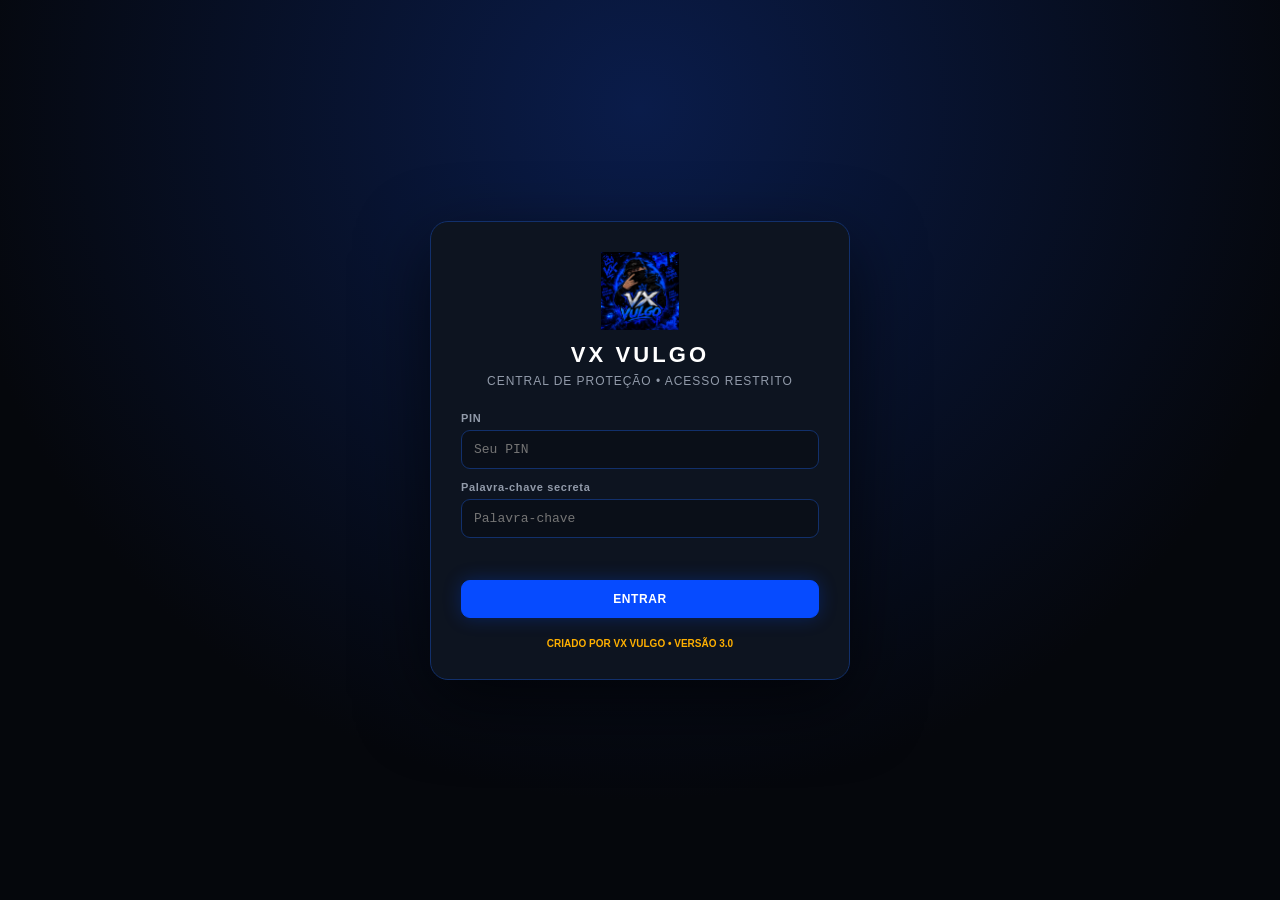
<file: index.html>
<!DOCTYPE html>
<html lang="pt-BR">
<head>
  <meta charset="utf-8">
  <meta name="viewport" content="width=device-width, initial-scale=1">
  <title>VX VULGO • Central de Proteção</title>
  <meta name="description" content="Central de gerenciamento VX VULGO — comandos, mensagens, autor da proteção, alertas e atualizações do aparelho protegido.">
  <link rel="stylesheet" href="style.css?v=3054">
</head>
<body>

<!-- LOGIN LOCAL -->
<div id="login">
  <div class="login-card">
    <img class="logo-img" src="assets/vx_logo.png" alt="VX VULGO">
    <h1>VX VULGO</h1>
    <div class="sub">CENTRAL DE PROTEÇÃO • ACESSO RESTRITO</div>
    <label for="loginPin">PIN</label>
    <input id="loginPin" type="password" inputmode="numeric" autocomplete="off" placeholder="Seu PIN">
    <label for="loginPalavra">Palavra-chave secreta</label>
    <input id="loginPalavra" type="password" autocomplete="off" placeholder="Palavra-chave">
    <div id="loginErro" style="color:#ff4d5e;font-size:11px;margin-top:10px;min-height:16px"></div>
    <div class="linha-botoes">
      <button id="btnLogin" class="btn primary" style="width:100%">ENTRAR</button>
    </div>
    <div class="creditos">CRIADO POR VX VULGO • VERSÃO 3.0</div>
  </div>
</div>

<div id="app">
  <div class="topbar">
    <div class="logo"><img src="assets/vx_logo.png" alt=""><span>VX VULGO<small>CENTRAL DE PROTEÇÃO</small></span></div>
    <div class="spacer"></div>
    <div class="pill"><span class="dot"></span> PAINEL ONLINE</div>
    <button id="btnSair" class="btn" style="padding:8px 12px">SAIR</button>
  </div>

  <div class="wrap">
    <div class="grid">
      <nav class="nav">
        <button class="ativo" data-page="geral">◈ &nbsp; VISÃO GERAL</button>
        <button data-page="comandos">⌁ &nbsp; COMANDOS</button>
        <button data-page="mensagem">✎ &nbsp; TELA E AUTOR</button>
        <button data-page="atualizacoes">⇩ &nbsp; ATUALIZAÇÕES</button>
        <button data-page="conexao">◎ &nbsp; CONEXÃO</button>
        <div class="sep"></div>
        <button data-page="historico">≡ &nbsp; HISTÓRICO</button>
        <button data-page="admin">⚙ &nbsp; ADMINISTRAÇÃO</button>
        <button data-page="config">⚙ &nbsp; CONFIGURAÇÕES</button>
        <div class="rodape">CRIADO POR VX VULGO<br>VERSÃO 3.0</div>
      </nav>

      <main>
        <!-- VISÃO GERAL -->
        <section id="pag-geral" class="pagina ativa">
          <div class="page-head">
            <h2>VISÃO GERAL</h2>
            <p>Controle do aparelho protegido. As ações abaixo são preparadas aqui e enviadas pelo manifesto ou por comando assinado.</p>
          </div>

          <div class="card">
            <h3>ESTADO DA PROTEÇÃO</h3>
            <div class="status-grid">
              <div class="status-item"><div class="rot">APARELHO</div><div class="val ok">PROTEGIDO</div></div>
              <div class="status-item"><div class="rot">TELA DE PROTEÇÃO</div><div class="val ok">DISPONÍVEL</div></div>
              <div class="status-item"><div class="rot">TELA E AUTOR</div><div class="val ok">CONFIGURÁVEIS</div></div>
              <div class="status-item"><div class="rot">ATUALIZAÇÕES</div><div class="val ok">AUTOMÁTICAS</div></div>
            </div>
            <div class="aviso">O estado acima reflete a configuração enviada ao aparelho. Para conferir o estado em tempo real, use a aba <b>CONEXÃO</b>.</div>
          </div>

          <div class="card">
            <h3 class="amber">AÇÕES RÁPIDAS</h3>
            <div class="toggle-grid">
              <button class="btn primary" data-acao="LOCK">TRAVAR APARELHO</button>
              <button class="btn" data-acao="RELEASE">LIBERAR APARELHO</button>
              <button class="btn warn" data-acao="ALERT">TRAVAR COM ALERTA</button>
              <button class="btn cyan" data-acao="MESSAGE">TROCAR MENSAGEM</button>
              <button class="btn cyan" data-acao="AUTOR">TROCAR AUTOR</button>
              <button class="btn primary" data-acao="PROTECT">TRAVAR FORMATAÇÃO</button>
              <button class="btn" data-acao="UNLOCKFORMAT">LIBERAR FORMATAÇÃO</button>
              <button class="btn primary" data-acao="TECNICO:PROTEGER">TRAVAR OPÇÕES DEV</button>
              <button class="btn" data-acao="TECNICO:LIBERAR">LIBERAR OPÇÕES DEV</button>
              <button class="btn primary" data-acao="APPSCONTROL:PROTEGER">TRAVAR CONFIG. APPS</button>
              <button class="btn" data-acao="APPSCONTROL:LIBERAR">LIBERAR CONFIG. APPS</button>
            </div>
            <div class="dica"><b>Um clique:</b> gera, assina e publica. O aparelho pega em segundos.</div>
          </div>

          <div class="card">
            <h3 class="cyan">APK DO APARELHO</h3>
            <p style="color:var(--sec);font-size:13px;line-height:1.6;margin:0">Versão pronta para reinstalar ou recuperar o aparelho após uma formatação autorizada. O aviso do Android sobre "apps desconhecidos" é padrão do sistema: o botão fica desligado e travado pelo VX — isso é a proteção atuando.</p>
            <div class="linha-botoes">
              <a class="btn primary" href="assets/vx-dono.apk" download>↓ BAIXAR APK v3.1.1</a>
              <a class="btn" href="update-manifest.json" target="_blank">VER MANIFESTO</a>
            </div>
          </div>
        </section>

        <!-- COMANDOS -->
        <section id="pag-comandos" class="pagina">
          <div class="page-head">
            <h2>COMANDOS</h2>
            <p>Escolha o que o aparelho deve fazer. O comando sai assinado e pode ser enviado pelo manifesto ou direto.</p>
          </div>
          <div class="card">
            <h3>ENTENDA OS CAMPOS</h3>
            <div class="dica" style="line-height:1.9">
              <b>Mensagem</b> = o texto que aparece na tela do aparelho.<br>
              <b>Autor</b> = o nome que aparece em destaque como responsável pela proteção. Você define na aba <b>TELA E AUTOR</b> e ele já vem preenchido aqui. O aparelho <b>não fala nada</b>.<br>
              <b>ALERT</b> = abre a mesma tela de proteção com <b>som de alerta e vibração</b>. <b>LOCK</b> abre a tela em silêncio.<br>
              <b>Comandos de administração</b> (CHAVES, TECNICO, ATUALIZAR, AUTOR) usam o campo de mensagem para os dados. O formulário mostra o formato certo para cada um.
            </div>
          </div>
          <div class="cards-2">
            <div class="card">
              <h3>NOVO COMANDO</h3>
              <label for="cmdTipo">Tipo de comando</label>
              <select id="cmdTipo">
                <option value="LOCK">LOCK — ativar proteção (sem som)</option>
                <option value="ALERT">ALERT — ativar com alerta sonoro</option>
                <option value="RELEASE">RELEASE — liberar aparelho</option>
                <option value="MESSAGE">MESSAGE — trocar mensagem</option>
                <option value="AUTOR">AUTOR — trocar o autor da proteção</option>
                <option value="PROTECT">PROTECT — reaplicar proteção</option>
                <option value="UNLOCKFORMAT">UNLOCKFORMAT — liberar formatação</option>
                <option value="CHAVES">CHAVES — trocar PIN e palavra-chave</option>
                <option value="TECNICO">TECNICO — opções do desenvolvedor</option>
                <option value="APPSCONTROL">APPSCONTROL — configurações de aplicativos</option>
                <option value="ATUALIZAR">ATUALIZAR — atualizações automáticas</option>
                <option value="REMOVER">REMOVER — encerrar proteção</option>
              </select>
              <div id="cmdAjuda" class="dica"></div>
              <label for="cmdMensagem" id="lblCmdMensagem">Mensagem exibida na tela</label>
              <textarea id="cmdMensagem" placeholder="Texto que aparece para quem encontrar o aparelho"></textarea>
              <div id="campoAutor">
                <label for="cmdAutor">Autor exibido na tela</label>
                <input id="cmdAutor" type="text" placeholder="Ex.: VX VULGO">
              </div>
              <div class="linha-botoes">
                <button id="btnAplicar" class="btn primary">APLICAR AGORA</button>
                <button id="btnGerar" class="btn">SÓ GERAR (MANUAL)</button>
              </div>
              <div class="dica">APLICAR publica sozinho no GitHub. SÓ GERAR deixa o comando pronto para você copiar.</div>
            </div>
            <div class="card">
              <h3 class="cyan">PRÉVIA DA TELA</h3>
              <div class="preview">
                <h4>APARELHO PROTEGIDO</h4>
                <div class="sub">PROTEGIDO PELO VX VULGO</div>
                <div class="sub" style="color:var(--amber);margin-top:6px">AUTOR: <span id="previewAutor">VX VULGO</span></div>
                <div class="msg" id="previewMsg"></div>
                <div class="contato">VX VULGO • Proteção de aparelho</div>
                <div class="creditos">CRIADO POR VX VULGO</div>
              </div>
              <div class="linha-botoes">
                <button id="btnSalvarMensagem" class="btn">SALVAR COMO PADRÃO</button>
              </div>
            </div>
          </div>
          <div class="card">
            <h3 class="amber">COMANDO DIRETO (COPIAR E EXECUTAR)</h3>
            <pre class="saida" id="cmdResultado">Gere um comando para ver o conteúdo.</pre>
            <div class="linha-botoes">
              <button id="btnCopiarCmd" class="btn cyan">COPIAR COMANDO</button>
            </div>
          </div>
          <div class="card">
            <h3>MANIFESTO COM COMANDO</h3>
            <pre class="saida" id="cmdManifesto">Gere um comando para ver o conteúdo.</pre>
            <div class="linha-botoes">
              <button id="btnCopiarManifestoCmd" class="btn">COPIAR JSON</button>
            </div>
          </div>
        </section>

        <!-- TELA E AUTOR -->
        <section id="pag-mensagem" class="pagina">
          <div class="page-head">
            <h2>TELA E AUTOR</h2>
            <p>Monte a tela de proteção: o texto que aparece e o nome de quem aparece como autor. O aparelho não fala — só o comando ALERT faz som.</p>
          </div>
          <div class="cards-2">
            <div class="card">
              <h3>TEXTO E AUTOR</h3>
              <label for="msgTela">Mensagem principal</label>
              <textarea id="msgTela" placeholder="Texto que aparece para quem encontrar o aparelho"></textarea>
              <label for="msgAutor">Autor da proteção</label>
              <input id="msgAutor" type="text" placeholder="Ex.: VX VULGO">
              <div class="linha-botoes">
                <button id="btnSalvarMensagem2" class="btn primary">SALVAR TEXTOS</button>
              </div>
              <div class="aviso">Isso é o padrão: já vem preenchido quando você gera LOCK ou ALERT. Quiser mudar só o autor sem ativar a tela, use o comando <b>AUTOR</b>. O nome aparece em destaque na tela do aparelho.</div>
            </div>
            <div class="card">
              <h3 class="cyan">RESULTADO NO APARELHO</h3>
              <div class="preview">
                <h4>APARELHO PROTEGIDO</h4>
                <div class="sub">PROTEGIDO PELO VX VULGO</div>
                <div class="sub" style="color:var(--amber);margin-top:6px">AUTOR: <span id="previewAutor2">VX VULGO</span></div>
                <div class="msg" id="previewMsg2"></div>
                <div class="contato">VX VULGO • Proteção de aparelho</div>
                <div class="creditos">CRIADO POR VX VULGO</div>
              </div>
            </div>
          </div>
        </section>

        <!-- ATUALIZAÇÕES -->
        <section id="pag-atualizacoes" class="pagina">
          <div class="page-head">
            <h2>ATUALIZAÇÕES</h2>
            <p>Prepare o manifesto de atualização: versão, endereço do APK, SHA-256 e, se quiser, um comando já assinado.</p>
          </div>
          <div class="cards-2">
            <div class="card">
              <h3>APK</h3>
              <label for="fileApk">Selecione o APK final</label>
              <input id="fileApk" type="file" accept=".apk" style="font-size:12px">
              <div class="linha-botoes">
                <button id="btnVerApk" class="btn cyan">CALCULAR SHA-256</button>
              </div>
              <div id="apkNome" class="dica"></div>
              <label for="apkSha">SHA-256</label>
              <input id="apkSha" type="text" placeholder="64 caracteres hexadecimais">
              <label for="upCode">Código da versão</label>
              <input id="upCode" type="number" min="1">
              <label for="upVersao">Nome da versão</label>
              <input id="upVersao" type="text">
              <label for="upUrl">Endereço do APK</label>
              <input id="upUrl" type="text">
            </div>
            <div class="card">
              <h3 class="amber">COMANDO EMBUTIDO (OPCIONAL)</h3>
              <label for="upComando">Comando</label>
              <select id="upComando">
                <option value="NENHUM">NENHUM — só atualização</option>
                <option value="LOCK">LOCK — ativar proteção (sem som)</option>
                <option value="ALERT">ALERT — ativar com alerta sonoro</option>
                <option value="RELEASE">RELEASE — liberar</option>
                <option value="MESSAGE">MESSAGE — trocar mensagem</option>
                <option value="AUTOR">AUTOR — trocar o autor da proteção</option>
                <option value="PROTECT">PROTECT — reaplicar proteção</option>
                <option value="UNLOCKFORMAT">UNLOCKFORMAT — liberar formatação</option>
                <option value="CHAVES">CHAVES — trocar PIN e palavra-chave</option>
                <option value="TECNICO">TECNICO — opções do desenvolvedor</option>
                <option value="APPSCONTROL">APPSCONTROL — configurações de aplicativos</option>
                <option value="ATUALIZAR">ATUALIZAR — atualizações automáticas</option>
                <option value="REMOVER">REMOVER — encerrar proteção</option>
              </select>
              <label for="upMensagem">Mensagem</label>
              <textarea id="upMensagem" placeholder="Mensagem da tela de proteção"></textarea>
              <label for="upAutor">Autor da proteção</label>
              <input id="upAutor" type="text" placeholder="Ex.: VX VULGO">
              <div class="aviso">O APK é verificado por SHA-256 e assinatura antes da instalação. Se o hash não bater, nada é instalado.</div>
            </div>
          </div>
          <div class="card">
            <h3>MANIFESTO GERADO</h3>
            <pre class="saida" id="upResultado">Preencha os campos e clique em GERAR.</pre>
            <div class="linha-botoes">
              <button id="btnGerarManifesto" class="btn primary">GERAR MANIFESTO</button>
              <button id="btnCopiarManifesto" class="btn cyan">COPIAR JSON</button>
              <button id="btnBaixarManifesto" class="btn">BAIXAR JSON</button>
            </div>
          </div>
        </section>

        <!-- CONEXÃO -->
        <section id="pag-conexao" class="pagina">
          <div class="page-head">
            <h2>CONEXÃO</h2>
            <p>Consulte o manifesto publicado para saber o que o aparelho vai encontrar na próxima verificação automática.</p>
          </div>
          <div class="card">
            <h3>ENDEREÇO DO MANIFESTO</h3>
            <label for="endpoint">URL</label>
            <input id="endpoint" type="text">
            <div class="linha-botoes">
              <button id="btnConectar" class="btn primary">CONSULTAR</button>
              <button id="btnLimparComando" class="btn">LIMPAR COMANDO</button>
            </div>
            <div class="status-grid" style="margin-top:18px">
              <div class="status-item"><div class="rot">RESULTADO</div><div class="val" id="connEstado">Aguardando consulta</div></div>
            </div>
            <pre class="saida" id="connJson"></pre>
          </div>
        </section>

        <!-- HISTÓRICO -->
        <section id="pag-historico" class="pagina">
          <div class="page-head">
            <h2>HISTÓRICO</h2>
            <p>Ações feitas neste navegador. Fica salvo somente no seu computador.</p>
          </div>
          <div class="card">
            <h3>REGISTRO LOCAL</h3>
            <div id="historicoLista" class="saida"></div>
          </div>
        </section>

        <!-- ADMINISTRAÇÃO -->
        <section id="pag-admin" class="pagina">
          <div class="page-head">
            <h2>ADMINISTRAÇÃO</h2>
            <p>Configurações restritas do aparelho protegido. Cada ação gera, assina e publica o comando no GitHub na hora.</p>
          </div>

          <div class="card">
            <h3 class="amber">CHAVES DE ACESSO</h3>
            <p style="color:var(--sec);font-size:13px;line-height:1.6;margin:0">Troca o PIN e a palavra-chave usados para liberar o aparelho. As chaves deste painel não são alteradas.</p>
            <label for="adminPin">Novo PIN (4 a 8 caracteres)</label>
            <input id="adminPin" type="password" inputmode="numeric" autocomplete="off" placeholder="Novo PIN">
            <label for="adminPalavra">Nova palavra-chave</label>
            <input id="adminPalavra" type="password" autocomplete="off" placeholder="Nova palavra-chave">
            <div class="linha-botoes">
              <button id="btnAdminChaves" class="btn primary">APLICAR TROCA DE CHAVES</button>
            </div>
          </div>

          <div class="card">
            <h3>OPÇÕES DO DESENVOLVEDOR</h3>
            <p style="color:var(--sec);font-size:13px;line-height:1.6;margin:0">Libera ou protege as opções do desenvolvedor no aparelho.</p>
            <div class="linha-botoes">
              <button id="btnAdminTecnicoLiberar" class="btn warn">APLICAR LIBERAÇÃO</button>
              <button id="btnAdminTecnicoProteger" class="btn">APLICAR PROTEÇÃO</button>
            </div>
          </div>

          <div class="card">
            <h3>ATUALIZAÇÃO AUTOMÁTICA</h3>
            <label for="adminUrl">Endereço do manifesto</label>
            <input id="adminUrl" type="text">
            <label for="adminMin">Intervalo em minutos (mín. 15)</label>
            <input id="adminMin" type="number" min="15" value="15">
            <label for="adminSeg">Intervalo rápido em segundos (5 a 60)</label>
            <input id="adminSeg" type="number" min="5" max="60" value="15">
            <div class="linha-botoes">
              <button id="btnAdminAtivarAuto" class="btn primary">APLICAR ATIVAÇÃO</button>
              <button id="btnAdminDesativarAuto" class="btn">APLICAR DESATIVAÇÃO</button>
            </div>
          </div>

          <div class="card">
            <h3 class="amber">ENCERRAR PROTEÇÃO</h3>
            <div class="aviso">Esta ação encerra a proteção do aparelho. Só use se você realmente quiser desativá-la.</div>
            <div class="linha-botoes">
              <button id="btnAdminRemover" class="btn danger">APLICAR ENCERRAMENTO</button>
            </div>
          </div>
        </section>

        <!-- CONFIGURAÇÕES -->
        <section id="pag-config" class="pagina">
          <div class="page-head">
            <h2>CONFIGURAÇÕES</h2>
            <p>Ajustes do painel. Guarde uma cópia do segredo de assinatura — ele precisa ser o mesmo configurado no aparelho.</p>
          </div>
          <div class="card">
            <h3 class="amber">ASSINATURA E ENDEREÇOS</h3>
            <label for="segredo">Segredo de assinatura dos comandos</label>
            <input id="segredo" type="password" readonly>
            <div class="dica">Fixo no painel: é o mesmo segredo do aparelho. Não altere nem compartilhe este valor.</div>
            <label for="endpoint">Endereço do manifesto</label>
            <input id="endpoint2" type="text" style="display:none">
            <div class="aviso">O endereço do manifesto é editado na aba CONEXÃO.</div>
            <div class="linha-botoes">
              <button id="btnSalvarConfig" class="btn primary">SALVAR CONFIGURAÇÕES</button>
            </div>
          </div>
          <div class="card">
            <h3 class="cyan">PUBLICAÇÃO AUTOMÁTICA</h3>
            <p style="color:var(--sec);font-size:13px;line-height:1.6;margin:0">Com o token preenchido, os botões <b>APLICAR</b> publicam o manifesto no GitHub sozinhos. O aparelho pega a ordem na próxima verificação.</p>
            <label for="ghToken">Token do GitHub (com permissão de escrita no repo)</label>
            <input id="ghToken" type="password" autocomplete="off" placeholder="Cole aqui o token do GitHub">
            <label for="ghOwner">Dono do repositório</label>
            <input id="ghOwner" type="text" placeholder="vxvulgooficial">
            <label for="ghRepo">Nome do repositório</label>
            <input id="ghRepo" type="text" placeholder="vx-protecao">
            <label for="ghBranch">Branch</label>
            <input id="ghBranch" type="text" placeholder="main">
            <label for="ghCaminho">Arquivo do manifesto</label>
            <input id="ghCaminho" type="text" placeholder="update-manifest.json">
            <div class="linha-botoes">
              <button id="btnTestarGithub" class="btn cyan">TESTAR PUBLICAÇÃO</button>
            </div>
            <div class="aviso">O token fica salvo só neste navegador e nunca aparece nos comandos. Se trocar de navegador, é só colar de novo. Sem token, use <b>SÓ GERAR</b> e publique o JSON na mão.</div>
          </div>
          <div class="card">
            <h3>SOBRE</h3>
            <p style="color:var(--sec);font-size:13px;line-height:1.7;margin:0">
              <span id="versaoSite"></span><br>
              Painel web integrado ao aplicativo de proteção VX VULGO.<br>
              <span class="badge">GITHUB PAGES</span> <span class="badge">SEM DEPENDÊNCIAS</span>
            </p>
          </div>
        </section>
      </main>
    </div>
  </div>
  <div class="rodape-site">CRIADO POR VX VULGO • VERSÃO 3.0</div>
</div>

<div id="toast" class="toast"></div>
<script src="app.js?v=3054"></script>
</body>
</html>
</file>
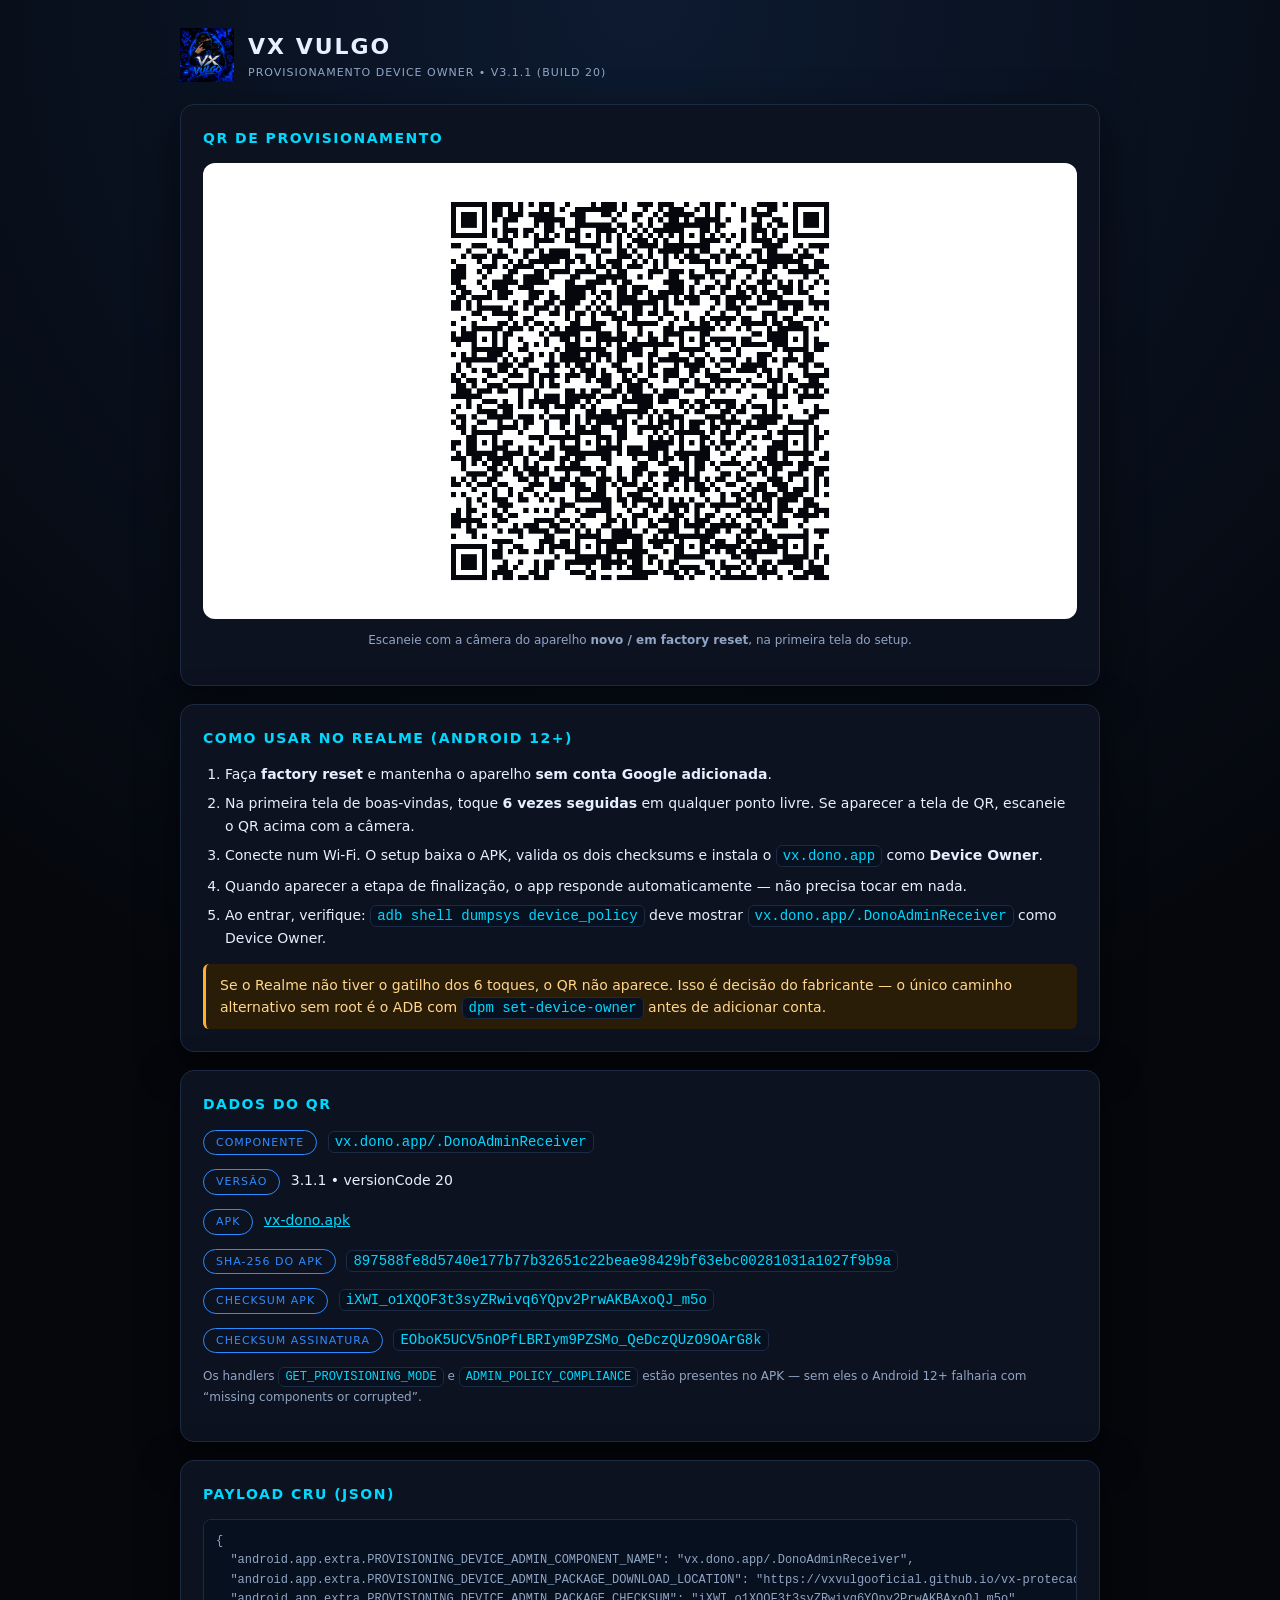
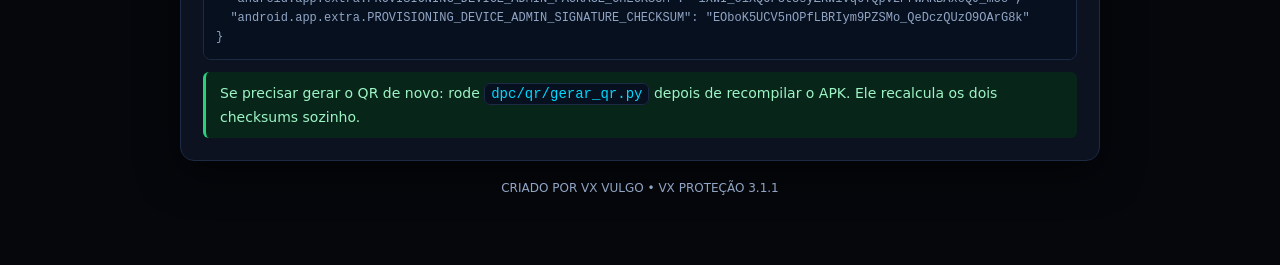
<file: provisionar-qr.html>
<!DOCTYPE html>
<html lang="pt-BR">
<head>
  <meta charset="utf-8">
  <meta name="viewport" content="width=device-width, initial-scale=1">
  <title>VX VULGO • Provisionamento por QR</title>
  <meta name="description" content="QR oficial para transformar o VX Proteção em Device Owner pelo setup do Android.">
  <style>
    :root { --bg:#05070c; --card:#0c1220; --linha:#1c2a44; --azul:#2d8cff; --neon:#00d9ff; --txt:#e7f0ff; --sec:#91a5c4; }
    * { box-sizing:border-box; }
    body { margin:0; background:radial-gradient(circle at 50% 0%,#0d1a30 0%,var(--bg) 55%); color:var(--txt); font:14px/1.6 system-ui,-apple-system,Segoe UI,Roboto,sans-serif; padding:28px 16px 60px; }
    .wrap { max-width:920px; margin:0 auto; }
    .topo { display:flex; align-items:center; gap:14px; margin-bottom:22px; }
    .topo img { width:54px; height:54px; object-fit:contain; }
    h1 { font-size:22px; letter-spacing:2px; margin:0; }
    .topo small { display:block; color:var(--sec); font-size:11px; letter-spacing:1px; }
    .card { background:var(--card); border:1px solid var(--linha); border-radius:14px; padding:22px; margin-bottom:18px; box-shadow:0 12px 40px #0008; }
    h2 { font-size:14px; letter-spacing:1.5px; color:var(--neon); margin:0 0 14px; }
    .qrbox { text-align:center; background:#fff; border-radius:12px; padding:18px; }
    .qrbox img { max-width:100%; width:420px; height:auto; display:block; margin:0 auto; }
    .tag { display:inline-block; border:1px solid var(--azul); color:var(--azul); border-radius:999px; padding:3px 12px; font-size:11px; letter-spacing:1px; margin-right:6px; }
    ol,ul { padding-left:22px; }
    li { margin:7px 0; }
    code { background:#07101f; border:1px solid var(--linha); border-radius:6px; padding:2px 6px; color:var(--neon); word-break:break-all; }
    pre { background:#07101f; border:1px solid var(--linha); border-radius:8px; padding:12px; overflow:auto; color:var(--sec); font-size:12px; }
    .aviso { border-left:3px solid #ffb02e; background:#2a1d08; padding:10px 14px; border-radius:6px; color:#ffd58a; }
    .ok { border-left:3px solid #28d17c; background:#08251a; padding:10px 14px; border-radius:6px; color:#9df5c4; }
    a { color:var(--neon); }
    .pequeno { color:var(--sec); font-size:12px; }
  </style>
</head>
<body>
<div class="wrap">
  <div class="topo">
    <img src="assets/vx_logo.png" alt="VX VULGO">
    <div><h1>VX VULGO</h1><small>PROVISIONAMENTO DEVICE OWNER • V3.1.1 (BUILD 20)</small></div>
  </div>

  <div class="card">
    <h2>QR DE PROVISIONAMENTO</h2>
    <div class="qrbox">
      <img src="assets/vx-protecao-provisionamento-qr.png" alt="QR de provisionamento do VX Proteção">
    </div>
    <p class="pequeno" style="text-align:center;margin-top:12px">Escaneie com a câmera do aparelho <b>novo / em factory reset</b>, na primeira tela do setup.</p>
  </div>

  <div class="card">
    <h2>COMO USAR NO REALME (ANDROID 12+)</h2>
    <ol>
      <li>Faça <b>factory reset</b> e mantenha o aparelho <b>sem conta Google adicionada</b>.</li>
      <li>Na primeira tela de boas-vindas, toque <b>6 vezes seguidas</b> em qualquer ponto livre. Se aparecer a tela de QR, escaneie o QR acima com a câmera.</li>
      <li>Conecte num Wi-Fi. O setup baixa o APK, valida os dois checksums e instala o <code>vx.dono.app</code> como <b>Device Owner</b>.</li>
      <li>Quando aparecer a etapa de finalização, o app responde automaticamente — não precisa tocar em nada.</li>
      <li>Ao entrar, verifique: <code>adb shell dumpsys device_policy</code> deve mostrar <code>vx.dono.app/.DonoAdminReceiver</code> como Device Owner.</li>
    </ol>
    <div class="aviso">Se o Realme não tiver o gatilho dos 6 toques, o QR não aparece. Isso é decisão do fabricante — o único caminho alternativo sem root é o ADB com <code>dpm set-device-owner</code> antes de adicionar conta.</div>
  </div>

  <div class="card">
    <h2>DADOS DO QR</h2>
    <p><span class="tag">COMPONENTE</span> <code>vx.dono.app/.DonoAdminReceiver</code></p>
    <p><span class="tag">VERSÃO</span> 3.1.1 • versionCode 20</p>
    <p><span class="tag">APK</span> <a href="assets/vx-dono.apk">vx-dono.apk</a></p>
    <p><span class="tag">SHA-256 DO APK</span> <code>897588fe8d5740e177b77b32651c22beae98429bf63ebc00281031a1027f9b9a</code></p>
    <p><span class="tag">CHECKSUM APK</span> <code>iXWI_o1XQOF3t3syZRwivq6YQpv2PrwAKBAxoQJ_m5o</code></p>
    <p><span class="tag">CHECKSUM ASSINATURA</span> <code>EOboK5UCV5nOPfLBRIym9PZSMo_QeDczQUzO9OArG8k</code></p>
    <p class="pequeno">Os handlers <code>GET_PROVISIONING_MODE</code> e <code>ADMIN_POLICY_COMPLIANCE</code> estão presentes no APK — sem eles o Android 12+ falharia com “missing components or corrupted”.</p>
  </div>

  <div class="card">
    <h2>PAYLOAD CRU (JSON)</h2>
    <pre>{
  "android.app.extra.PROVISIONING_DEVICE_ADMIN_COMPONENT_NAME": "vx.dono.app/.DonoAdminReceiver",
  "android.app.extra.PROVISIONING_DEVICE_ADMIN_PACKAGE_DOWNLOAD_LOCATION": "https://vxvulgooficial.github.io/vx-protecao/assets/vx-dono.apk",
  "android.app.extra.PROVISIONING_DEVICE_ADMIN_PACKAGE_CHECKSUM": "iXWI_o1XQOF3t3syZRwivq6YQpv2PrwAKBAxoQJ_m5o",
  "android.app.extra.PROVISIONING_DEVICE_ADMIN_SIGNATURE_CHECKSUM": "EOboK5UCV5nOPfLBRIym9PZSMo_QeDczQUzO9OArG8k"
}</pre>
    <div class="ok">Se precisar gerar o QR de novo: rode <code>dpc/qr/gerar_qr.py</code> depois de recompilar o APK. Ele recalcula os dois checksums sozinho.</div>
  </div>

  <p class="pequeno" style="text-align:center">CRIADO POR VX VULGO • VX PROTEÇÃO 3.1.1</p>
</div>
</body>
</html>
</file>
<file: style.css>
/* VX VULGO • paleta oficial v3 — painel web */
:root {
  --bg: #05070C;
  --bg2: #0A0F18;
  --card: #0D1420;
  --card2: #121B2B;
  --borda: #12306B;
  --texto: #FFFFFF;
  --sec: #929BAA;
  --mono: #929BAA;
  --blue: #064BFF;
  --blue-dim: rgba(6, 75, 255, 0.16);
  --emerald: #00E58A;
  --emerald-dim: rgba(0, 229, 138, 0.12);
  --cyan: #008CFF;
  --amber: #FFB000;
  --red: #FF5A6A;
}

* { box-sizing: border-box; }
html, body { margin: 0; padding: 0; }
body {
  background: var(--bg);
  color: var(--texto);
  font-family: -apple-system, BlinkMacSystemFont, "Segoe UI", Roboto, Inter, sans-serif;
  min-height: 100vh;
  -webkit-font-smoothing: antialiased;
}
a { color: var(--emerald); text-decoration: none; }
code, textarea, input, .mono {
  font-family: ui-monospace, "SFMono-Regular", Consolas, "Liberation Mono", monospace;
}

/* ---------- Login ---------- */
#login {
  position: fixed; inset: 0; z-index: 50;
  display: flex; align-items: center; justify-content: center;
  background: radial-gradient(circle at 50% 12%, #0A1C4A 0%, var(--bg) 68%);
  padding: 20px;
}
#login.hidden { display: none; }
.login-card {
  width: min(420px, 100%);
  background: var(--card);
  border: 1px solid var(--borda);
  border-radius: 18px;
  padding: 30px;
  box-shadow: 0 24px 70px rgba(0,0,0,.6);
}
.login-card { text-align: center; }
.login-card .logo-img { width: 78px; height: 78px; object-fit: contain; margin-bottom: 8px; }
.login-card h1 { margin: 0; font-size: 22px; letter-spacing: .14em; color: var(--texto); }
.login-card label { text-align: left; }
.login-card .sub { margin: 6px 0 24px; color: var(--sec); font-size: 12px; letter-spacing: .08em; }
.login-card .creditos { margin-top: 20px; color: var(--amber); font-size: 10px; font-weight: 700; }

/* ---------- Layout ---------- */
#app { display: none; min-height: 100vh; }
#app.pronto { display: block; }
.topbar {
  display: flex; align-items: center; gap: 14px;
  padding: 16px 22px;
  border-bottom: 1px solid var(--borda);
  background: var(--bg2);
  position: sticky; top: 0; z-index: 20;
}
.logo { display: flex; align-items: center; gap: 9px; font-weight: 800; letter-spacing: .14em; color: var(--texto); font-size: 16px; }
.logo img { width: 34px; height: 34px; object-fit: contain; }
.logo small { display: block; color: var(--sec); font-size: 9px; letter-spacing: .18em; margin-top: 2px; }
.topbar .spacer { flex: 1; }
.pill {
  display: inline-flex; align-items: center; gap: 7px;
  padding: 7px 12px; border-radius: 999px;
  background: var(--card); border: 1px solid var(--borda);
  color: var(--sec); font-size: 11px; font-weight: 700;
}
.pill .dot { width: 7px; height: 7px; border-radius: 50%; background: var(--emerald); box-shadow: 0 0 10px var(--emerald); }

.wrap { max-width: 1180px; margin: 0 auto; padding: 24px 22px 60px; }
.grid { display: grid; grid-template-columns: 232px 1fr; gap: 22px; }
@media (max-width: 860px) {
  .grid { grid-template-columns: 1fr; }
  .nav { position: static !important; }
  .nav button { display: inline-flex; margin: 0 6px 6px 0; }
}

.nav {
  position: sticky; top: 82px; align-self: start;
  background: var(--card); border: 1px solid var(--borda);
  border-radius: 14px; padding: 10px;
}
.nav button {
  width: 100%; text-align: left; border: 0; cursor: pointer;
  background: transparent; color: var(--sec);
  padding: 11px 13px; border-radius: 9px;
  font: inherit; font-size: 13px; font-weight: 600;
  display: flex; align-items: center; gap: 10px;
}
.nav button:hover { background: var(--card2); color: var(--texto); }
.nav button.ativo { background: var(--emerald-dim); color: var(--emerald); }
.nav .sep { height: 1px; background: var(--borda); margin: 8px 4px; }
.nav .rodape { color: var(--mono); font-size: 9px; padding: 10px; line-height: 1.6; }

section.pagina { display: none; }
section.pagina.ativa { display: block; }
.page-head { margin-bottom: 20px; }
.page-head h2 { margin: 0; font-size: 20px; letter-spacing: .1em; }
.page-head p { margin: 6px 0 0; color: var(--sec); font-size: 13px; line-height: 1.6; }

.card {
  background: var(--card); border: 1px solid var(--borda);
  border-radius: 14px; padding: 20px; margin-bottom: 16px;
}
.card h3 {
  margin: 0 0 14px; font-size: 11px; letter-spacing: .14em;
  color: var(--emerald); text-transform: uppercase;
}
.card h3.amber { color: var(--amber); }
.card h3.cyan { color: var(--cyan); }
.card h3.red { color: var(--red); }
.cards-2 { display: grid; grid-template-columns: 1fr 1fr; gap: 16px; }
@media (max-width: 700px) { .cards-2 { grid-template-columns: 1fr; } }

label { display: block; color: var(--sec); font-size: 11px; font-weight: 700; margin: 12px 0 6px; letter-spacing: .06em; }
input[type=text], input[type=password], input[type=number], textarea, select {
  width: 100%; background: var(--bg2); color: var(--texto);
  border: 1px solid var(--borda); border-radius: 9px;
  padding: 11px 12px; font-size: 13px; outline: none;
}
input:focus, textarea:focus, select:focus { border-color: var(--emerald); box-shadow: 0 0 0 3px var(--emerald-dim); }
textarea { resize: vertical; min-height: 84px; line-height: 1.5; }
select { cursor: pointer; }
.dica { color: var(--mono); font-size: 11px; margin-top: 7px; line-height: 1.5; }

button.btn {
  border: 0; cursor: pointer; border-radius: 9px;
  padding: 11px 16px; font: inherit; font-size: 12px;
  font-weight: 800; letter-spacing: .05em;
  background: var(--card2); color: var(--texto);
  border: 1px solid var(--borda);
}
button.btn:hover { filter: brightness(1.18); }
button.btn.primary { background: var(--blue); color: #FFFFFF; border-color: var(--blue); box-shadow: 0 0 18px rgba(6,75,255,.28); }
button.btn.warn { background: transparent; color: var(--amber); border-color: rgba(255,176,32,.4); }
button.btn.danger { background: transparent; color: var(--red); border-color: rgba(255,77,94,.4); }
button.btn.cyan { background: transparent; color: var(--cyan); border-color: rgba(79,209,224,.35); }
button.btn:disabled { opacity: .5; cursor: not-allowed; }
.linha-botoes { display: flex; flex-wrap: wrap; gap: 8px; margin-top: 16px; }
.toggle-grid { display: grid; grid-template-columns: repeat(auto-fit, minmax(210px, 1fr)); gap: 10px; margin-top: 4px; }
.toggle-grid .btn { width: 100%; text-align: left; padding: 13px 15px; }
.nav button.ativo { background: var(--blue-dim); color: var(--cyan); }
.card h3 { color: var(--cyan); }

.status-grid { display: grid; grid-template-columns: repeat(auto-fit, minmax(180px, 1fr)); gap: 12px; }
.status-item {
  background: var(--bg2); border: 1px solid var(--borda);
  border-radius: 10px; padding: 14px;
}
.status-item .rot { color: var(--mono); font-size: 10px; letter-spacing: .1em; font-weight: 700; }
.status-item .val { margin-top: 7px; font-size: 15px; font-weight: 800; }
.ok { color: var(--emerald); } .atencao { color: var(--amber); } .ruim { color: var(--red); }

pre.saida {
  background: var(--bg2); border: 1px solid var(--borda); border-radius: 10px;
  padding: 14px; color: var(--mono); font-size: 11px; line-height: 1.7;
  white-space: pre-wrap; word-break: break-all; max-height: 320px; overflow: auto;
  margin: 12px 0 0;
}
.preview {
  background: var(--bg2); border: 1px solid var(--borda); border-radius: 14px;
  padding: 26px; text-align: center; min-height: 230px;
  display: flex; flex-direction: column; align-items: center; justify-content: center;
}
.preview h4 { color: var(--red); letter-spacing: .12em; margin: 0 0 6px; font-size: 17px; }
.preview .sub { color: var(--amber); font-size: 10px; letter-spacing: .12em; font-weight: 700; }
.preview .msg { color: var(--texto); margin: 18px 0 0; font-size: 14px; line-height: 1.6; max-width: 420px; }
.preview .contato { color: var(--emerald); margin-top: 14px; font-size: 11px; font-weight: 700; }
.preview .creditos { color: var(--mono); margin-top: 22px; font-size: 9px; }

.tabela { width: 100%; border-collapse: collapse; font-size: 12px; }
.tabela th, .tabela td { text-align: left; padding: 9px 8px; border-bottom: 1px solid var(--borda); }
.tabela th { color: var(--mono); font-size: 10px; letter-spacing: .08em; }
.tabela td.mono { color: var(--mono); word-break: break-all; }

.aviso {
  border-left: 3px solid var(--amber); background: rgba(255,176,32,.07);
  padding: 12px 14px; border-radius: 0 8px 8px 0;
  color: var(--sec); font-size: 12px; line-height: 1.6; margin-top: 14px;
}
.toast {
  position: fixed; right: 22px; bottom: 22px; z-index: 80;
  background: var(--card2); border: 1px solid var(--emerald);
  color: var(--emerald); padding: 13px 18px; border-radius: 10px;
  font-size: 12px; font-weight: 700; opacity: 0; transform: translateY(12px);
  transition: .22s; pointer-events: none; box-shadow: 0 12px 40px rgba(0,0,0,.5);
}
.toast.show { opacity: 1; transform: translateY(0); }
.rodape-site { color: var(--mono); font-size: 10px; text-align: center; padding: 24px; letter-spacing: .1em; }
.badge { display: inline-block; background: var(--emerald-dim); color: var(--emerald); padding: 3px 8px; border-radius: 6px; font-size: 10px; font-weight: 800; }
</file>
